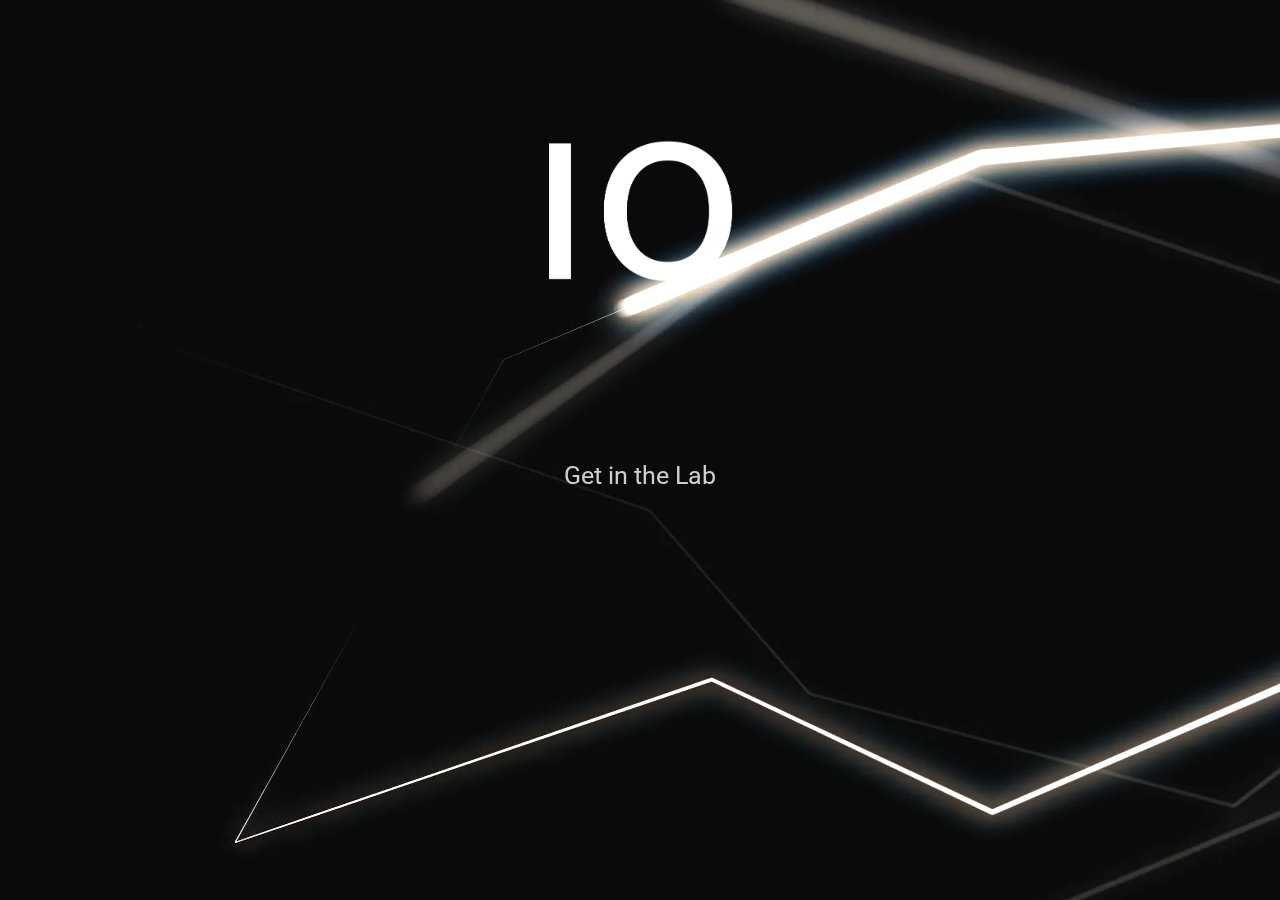
<file: index.html>
<!--[if IE 8 ]><html class="ie" xmlns="http://www.w3.org/1999/xhtml" xml:lang="en-US" lang="en-US"> <![endif]-->
<!--[if (gte IE 9)|!(IE)]><!-->
<!DOCTYPE html>
<html lang="en-US">
    <!--<![endif]-->

    <head>
        <meta charset="utf-8">
        <title>
            IO
        </title>
    
    <!-- Behavioral Meta Data -->
        <meta content="yes" name="apple-mobile-web-app-capable">
        <meta content="width=device-width, initial-scale=1, maximum-scale=1, user-scalable=no" name="viewport"><!-- Core Meta Data -->
        <meta content="The IO website" name="The IO Lab">

    <!-- Favicon -->

        <link href="intro/images/favicon.png" class="img-fluid" rel="shortcut icon" type="image/png">

        <!--[if lt IE 9]>
            <script src="http://html5shim.googlecode.com/svn/trunk/html5.js"></script>
        <![endif]-->
        
        <!-- CSS -->
        <link href='http://fonts.googleapis.com/css?family=Roboto:400,100,900' rel='stylesheet' type='text/css'><!-- Styles -->
        <link href="intro/css/loader.css" rel="stylesheet" type="text/css">
        <link href="intro/css/normalize.css" rel="stylesheet" type="text/css">
        <link rel="stylesheet" href="intro/css/font-awesome.min.css">
        <link href="intro/css/style.css" rel="stylesheet" type="text/css">
        <!--[if lt IE 9]>
            <link rel="stylesheet" type="text/css" href="css/ie.css" />
        <![endif]-->
        <!-- Javascript -->

        <script src="intro/js/jquery.js"></script>
    </head>
    <body>
        <div class="preloader">
            <div class="loading">
                <h2>
                    IO 
                <br><br></h2>
                <span class="progress"></span>
            </div>
        </div>

        <div class="wrapper">
            <ul class="scene unselectable" data-friction-x="0.1" data-friction-y="0.1" data-scalar-x="25" data-scalar-y="15" id="scene">
                <li class="layer" data-depth="0.00">
                </li>
                <!-- BG -->

                <li class="layer" data-depth="0.10">
                    <div class="background">

                            <div class="fullscreen-bg">
                            <video loop muted autoplay>
                                <source src="intro/images/iovideo.mp4" type="video/mp4">
                            </video>
                            </div>



                    </div>
                </li>

                <!-- Hero -->

                <li class="layer" data-depth="0.20">
                    <div class="title">
                        <img src="intro/images/logowhite.png" width="15%" height="15%" class="img-fluid" alt="Responsive image">
                    </div>
                </li>

              

                <li class="layer" data-depth="0.30">
                    <div class="hero">
                        
                        <a href="index2.html" class="sub-title"><br><br>Get in the Lab</a>
                       
                               
                    </div>
                </li>
                            

        <!-- Javascript -->
        <script src="intro/js/plugins.js"></script> 
        <script src="intro/js/jquery.countdown.min.js"></script> 
        <script src="intro/js/main.js"></script>

    </body>
</html>
</file>
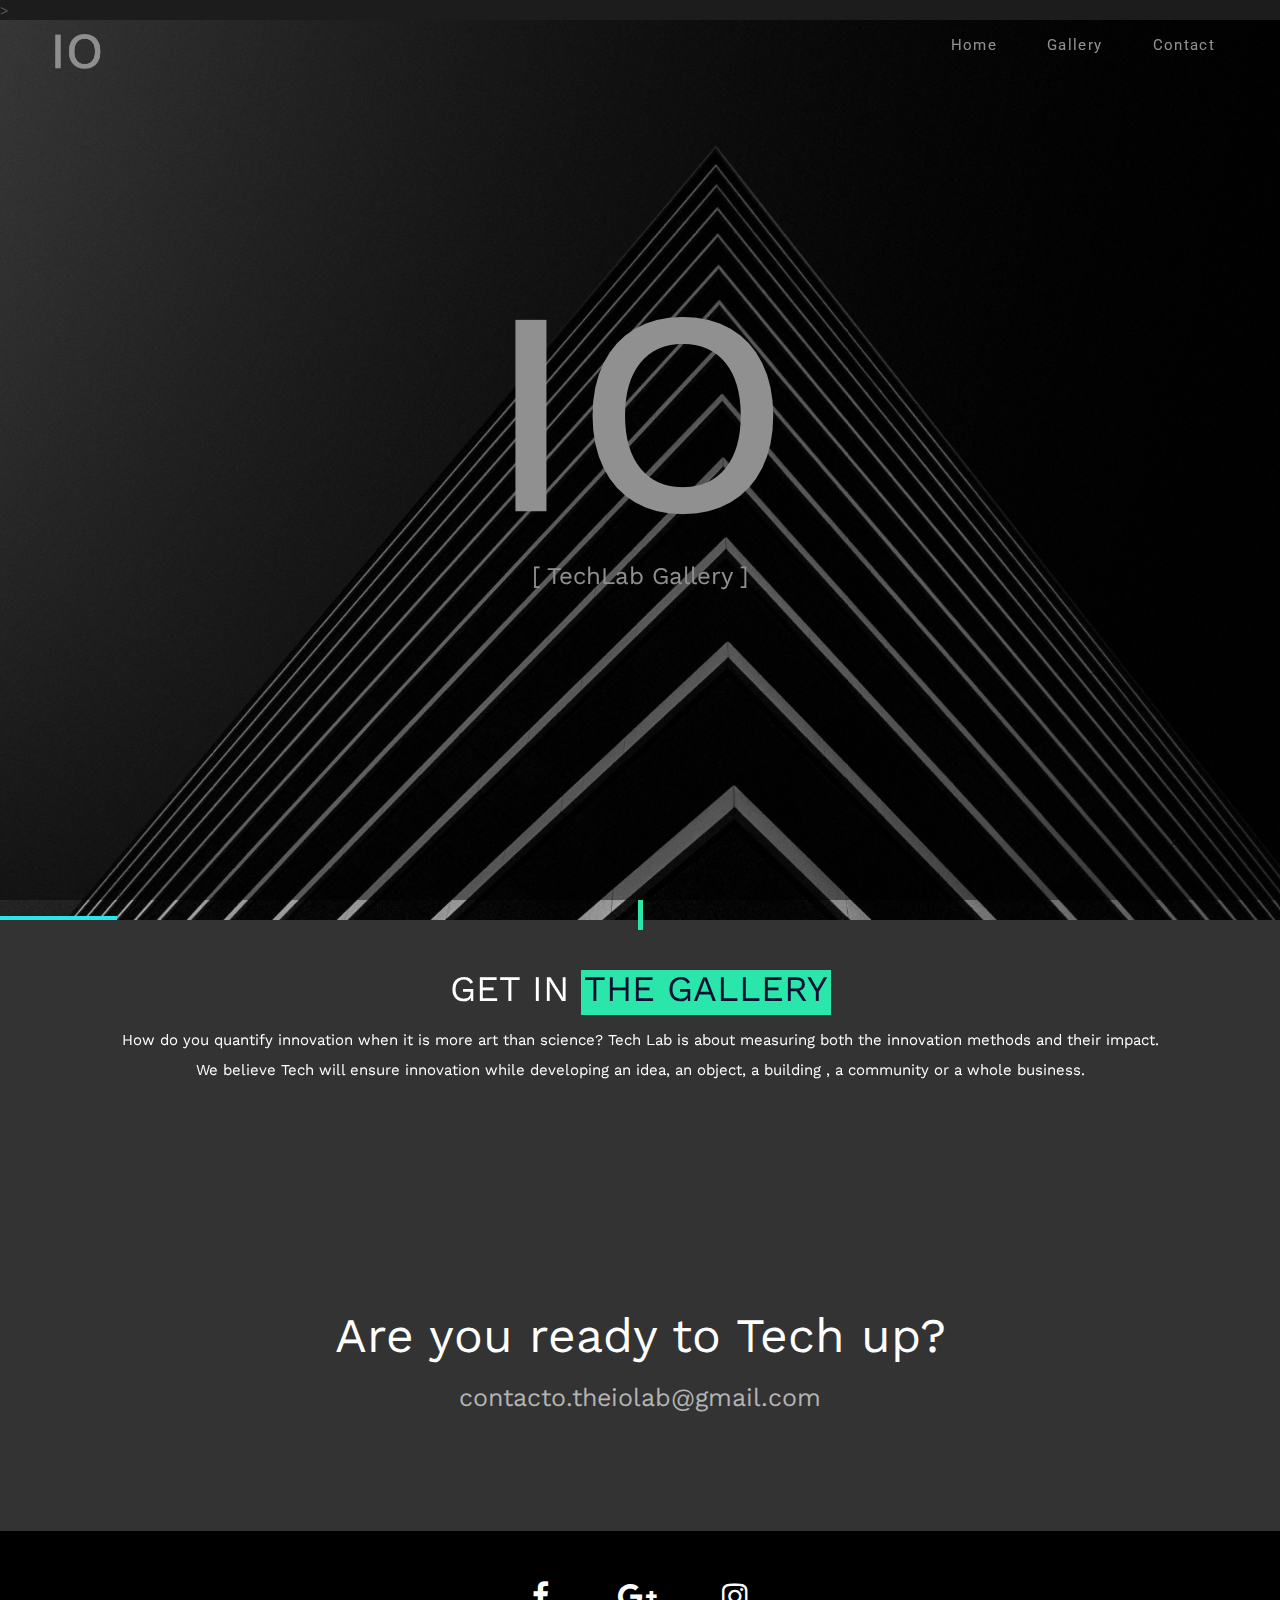
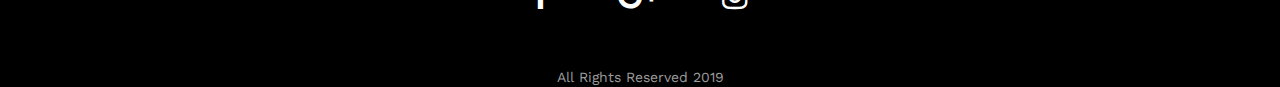
<file: gallery.html>
<!DOCTYPE html>
<html lang="en">
<head>
	<title>The IO Lab</title>
	<meta charset="UTF-8">
	<meta name="description" content="The IO Lab - Design Studio">
	<meta name="viewport" content="width=device-width, initial-scale=1.0">
	<!-- Favicon -->
	<link href="img/favicon.png" rel="shortcut icon"/>

	<!-- Google Fonts -->
	<link href="https://fonts.googleapis.com/css?family=Oswald:300,400,500,700|Roboto:300,400,700" rel="stylesheet">
	<link href="https://fonts.googleapis.com/css?family=Work+Sans&display=swap" rel="stylesheet">

	<!-- Stylesheets -->
	<link rel="stylesheet" href="css/bootstrap.min.css"/>
	<link rel="stylesheet" href="css/font-awesome.min.css"/>
	<link rel="stylesheet" href="css/flaticon.css"/>
	<link rel="stylesheet" href="css/magnific-popup.css"/>
	<link rel="stylesheet" href="css/owl.carousel.css"/>
	<link rel="stylesheet" href="css/style.css"/>


	<!--[if lt IE 9]>
	  <script src="https://oss.maxcdn.com/html5shiv/3.7.2/html5shiv.min.js"></script>
	  <script src="https://oss.maxcdn.com/respond/1.4.2/respond.min.js"></script>
	<![endif]-->

</head>
<body>
	<!-- Page Preloder -->
	<div id="preloder">
		<div class="loader">
			<h2>The IO is loading.....</h2>
		</div>
	</div>


	<!-- Header section -->
	<header class="header-section">
		<div class="logo">
			<img src="img/logo.png" width="10%" height="10%" alt="logo"><!-- Logo -->
		</div>
		<!-- Navigation -->
		<div class="responsive"><i class="fa fa-bars"></i></div>
		<nav>
			<ul class="menu-list">
				<li><a href="index2.html">Home</a></li>
				<li><a href="gallery.html">Gallery</a></li>
				<li><a href="#contact">Contact</a></li>

			</ul>
		</nav>
	</header>
	<!-- Header section end -->


	<!-- Intro Section -->
	<div class="hero-section">
		<div class="hero-content">
			<div class="hero-center">
				<img src="img/big-logo.png" alt="">
				<p>[ TechLab Gallery ]</p>
			</div>
		</div>
		<!-- slider -->
		<div id="hero-slider" class="owl-carousel">

			<div class="item  hero-item" data-bg="img/photo.jpg"></div>
			>
			
		</div>
	</div>
	<!-- Intro Section -->


	


		<!-- About contant -->
		<div class="about-contant">
			<div class="container">
				<div class="section-title">
                    <h2>Get in <span>the Gallery</span></h2>
                    <p>How do you quantify innovation when it is more art than science? Tech Lab is about measuring both the innovation methods and their impact.
                        <br>We believe Tech will ensure innovation while developing an idea, an object, a building , a community or a whole business.
                         </p>
                </div>
						
            </div>
            <script src="https://apps.elfsight.com/p/platform.js" defer></script>
                <div class="elfsight-app-68818543-4624-413a-a8f1-ee2f2807dc72"></div>
		</div>
	
    <!-- About section end -->
    
    <!-- Promotion section -->
	<div class="promotion-section" id= "contact">
		<div class="container">
			<div class="row">
					<div class="col-md-12 text-center">
						<h2>Are you ready to Tech up?</h2>
						<a href = "mailto:contacto.theiolab@gmail.com">contacto.theiolab@gmail.com</a>
					</div>
				
			</div>
		</div>
	</div>
	<!-- Promotion section end-->

	
	<!-- Footer section -->
	<footer>
	<div class="footer-top">
	   <div class="container">
		  <div class="social-icons">
		  <a href="https://www.facebook.com/Theiolab/"><i class="icon fa fa-facebook"></i>
		  <a href="mailto:claudia.escutia@theiolab.com?Subject=heeywantsomeinfo"><i class="icon fa fa-google-plus"></i></a>
		  <a href="https://www.instagram.com/this_is_the_io/"><i class="icon fa fa-instagram"></i></a>
		 
		 </div>
	   </div>
	   <div class="container">
		<div class="text-center ">All Rights Reserved 2019</div>
	  </div>
	</div>
	<!-- Footer section end -->




	<!--====== Javascripts & Jquery ======-->
	<script src="js/jquery-2.1.4.min.js"></script>
	<script src="js/bootstrap.min.js"></script>
	<script src="js/magnific-popup.min.js"></script>
	<script src="js/owl.carousel.min.js"></script>
	<script src="js/circle-progress.min.js"></script>
	<script src="js/main.js"></script>
</body>
</html>
</file>
<file: intro/css/loader.css>
/* =Loader
-------------------------------------------------------------- */

.preloader {
	display: block;
    position: fixed;
    width: 100%;
    height: 100%;
    z-index: 9999;
    background: #000000;
    text-align: center;
}
.loading {
	overflow: hidden;
	position: absolute;
	top: 50%;
	margin-top: -12px;
	left: 50%;
	margin-left: -50px;
	width: 100px;
	height: 24px;
}

.progress {
	display: block;
	position: absolute;
	bottom: 0;
	overflow: hidden;
	width: 100px;
	height: 1px;
	left: -102px;
	background-color: #00d9ec;
	-webkit-animation: loader-anim 1s 0s infinite cubic-bezier(0.785, 0.135, 0.15, 0.86);
    -moz-animation: loader-anim 1s 0s infinite cubic-bezier(0.785, 0.135, 0.15, 0.86);
    animation: loader-anim 1s 0s infinite cubic-bezier(0.785, 0.135, 0.15, 0.86)
}

@-webkit-keyframes loader-anim {
    0% {
        left: -102px
    }

    100% {
        left: 102px
    }
}

@-moz-keyframes loader-anim {
    0% {
        left: -102px
    }

    100% {
        left: 102px
    }
}

@keyframes loader-anim {
    0% {
        left: -102px
    }

    100% {
        left: 102px
    }
}
</file>
<file: intro/css/style.css>
/*
Imminent - Coming Soon Template by Themewagon
Version: 1.0
Author: ThemeWagon
Author URI: http://www.themewagon.com
*/


/* =Common Styles
-------------------------------------------------------------- */

*,
*:before,
*:after {
  -webkit-box-sizing: border-box;
  -moz-box-sizing: border-box;
  box-sizing: border-box;
}

html {
  -webkit-tap-highlight-color: rgba(0, 0, 0, 0);
}

input,
button,
select,
textarea {
  font-family: inherit;
  font-size: inherit;
  line-height: inherit;
}

img {
  vertical-align: middle;
  max-width: 100%;
  height: auto;
}

body {
	background: #fff;
	color: #666666;
	font-family: 'Roboto', sans-serif;
	-webkit-font-smoothing: antialiased;
	-webkit-text-size-adjust: 100%;
}

section { overflow: hidden; }
::selection { background: #161a1b; color: #fff; }
::-moz-selection { background: #161a1b; color: #fff; }


/* =Typography
-------------------------------------------------------------- */
a {
    text-decoration: none;
}

h1, h2 { margin: 0; }

h1 {
	font-size: 80px;
	font-weight: 800;
	line-height: 80px;
	letter-spacing: -0.08em;
	color: #161a1b; 
}

h2 {
	font-size: 18px;
	font-weight: 800;
	line-height: 1em;
	letter-spacing: 0.2em;
	text-transform: uppercase;
	color: #ffffff;
}

#countdown div span {
	display:block;
	font-size: 50px;
	line-height: 50px;
	letter-spacing: initial;
	font-weight: 100;
	text-transform: uppercase;
}

#countdown div {
	display:inline-block;
    margin: 0 34px;
}

.sub-title {
	font-size: 18px;
	margin-top: 5px;
	margin-bottom: 0px;
}


/* =Content Styles
-------------------------------------------------------------- */

.wrapper {
  text-align: center;		
  position: absolute;
  overflow: hidden;
  display: table-cell;
  height: 100%;
  width: 100%;
  left: 0;
  top: 0;
}

.scene,
.layer {
  display: block;
  height: 100%;
  width: 100%;
  padding: 0;
  margin: 0;
}

.scene {
  position: relative;
  overflow: hidden;
}

.layer { position: absolute; }

.layer div {
  -webkit-transform: translate3d(0,0,0);
  -moz-transform: translate3d(0,0,0);
  transform: translate3d(0,0,0);
  -webkit-transform-style: preserve-3d;
  -moz-transform-style: preserve-3d;
  transform-style: preserve-3d;
  -webkit-backface-visibility: hidden;
  -moz-backface-visibility: hidden;
  backface-visibility: hidden;
}


/* Background */
.background {
  background: url(../images/mass.jpg) no-repeat 50% 100%;
  bottom: -20px;
  background-size: cover;
  position: absolute;
  width: 110%;
  left: -5%;
  top: -5%;
}


.sphere img{
	-webkit-transform: scale(0.7);
	-moz-transform: scale(0.7);
	-ms-transform: scale(0.7,0.7);
	transform: scale(0.7);
}

/* Text */
.title {
	display: block;
	text-align: center;
	width: 100%;
	position: absolute;
	z-index: 2;
	top: 10%;
}

.line {
	display: block;
	margin: 0 auto;
	width: 60px;
	height: 1px;
	background: #00d9ec;
	margin-top: 10px;
}

.contact {
	display: block;
	width: 100%;
	position: absolute;
	z-index: 2;
	text-align: center;
	bottom: 5%;
}

.contact .icons {
	margin: 0;
	padding: 0;
	margin-bottom: 18px;
	text-align: center;
	list-style: none;
	list-style-type: none;
}

.contact .icons li {
	display: inline-block;
	margin-right: 10px;
}

.contact .icons li:last-of-type { margin-right: 0px; }

.contact .icons li a {
	display: block;
	width: 25px;
	height: 25px;
	opacity: .5;
	-webkit-transition: opacity 0.3s;
	-moz-transition: opacity 0.3s;
	transition: opacity 0.3s;
	color: black;
	font-size: 24px;
}


.contact .icons li a:hover {
	opacity: 1;
	-webkit-transition: opacity 0.3s;
	-moz-transition: opacity 0.3s;
	transition: opacity 0.3s;
}

.contact a.mail {
	text-decoration: none;
	color: #161a1b;
	padding-bottom: 8px;
	font-size: 15px;
}

.contact a.mail::after {
	position: absolute;
	top: 100%;
	left: 50%;
	width: 125px;
	margin-left: -60px;
	margin-top: 10px;
	height: 1px;
	background: #666666;
	content: '';
	opacity: 0;
	-webkit-transition: opacity 0.3s, -webkit-transform 0.3s;
	-moz-transition: opacity 0.3s, -moz-transform 0.3s;
	transition: opacity 0.3s, transform 0.3s;
	-webkit-transform: translateY(10px);
	-moz-transform: translateY(10px);
	transform: translateY(10px);
}

.contact a.mail:hover::after, .contact a.mail:focus::after {
	opacity: 1;
	-webkit-transform: translateY(0px);
	-moz-transform: translateY(0px);
	transform: translateY(0px);
}

/* Flakes Sizing */
.depth-5 img, .depth-4 img, .depth-3 img, .depth-2 img, .depth-1 img {
	-webkit-transform: scale(0.6);
	-moz-transform: scale(0.6);
	-ms-transform: scale(0.6,0.6);
	transform: scale(0.6);
}




/* =Responsive Styles
-------------------------------------------------------------- */

@media (max-width: 320px) {
	/* HERO */
	h1 { font-size: 40px; line-height: 40px; }
	#countdown div span {font-size: 24px; line-height: 34px;}
	.sub-title { font-size: ; line-height: ; margin-top: 10px; }
	/* TITLE & CONTACT */
	.title { top: 15%;}
	.contact .icons { margin-bottom: 0px; }
	/* SIZES */
	.sphere img{
		-webkit-transform: scale(0.6);
		-moz-transform: scale(0.6);
		-ms-transform: scale(0.6,0.6);
		transform: scale(0.6);
	}
	/* POSITIONING */
	.depth-5 {
		position: absolute;
		right: -50%;
		top: -50%;
	}

	.depth-4 {
		left: -4%;
		top: 20%;
	 }

	.depth-3.flake1 {
		display: none;
	}

	.depth-3.flake2 {
		position: absolute;
		right: 16%;
		bottom: 20%;
	}

	.depth-3.flake3 {
		position: absolute;
		left: 10%;
		bottom: 16%;
	}

	.depth-3.flake4 {
		display: none;
	}

	.depth-2.flake1 { 
		display: none;
	}

	.depth-2.flake2 {
		display: none;
	}

	.depth-1.flake1 {
		display: none;
	}

	.depth-1.flake2 { 
		position: absolute;
		right: 40%;
		top: 40%;
	}

	.depth-1.flake3 { 
		display: none;
	}

	.depth-1.flake4 { 
		position: absolute;
		right: 0;
		top: 0;
	}
}


/* Landscape Phone */
@media all and (min-width: 400px) {
	/* HERO */
	h1 { font-size: 40px; line-height: 40px; }
	#countdown div span {font-size: 24px; line-height: 34px;}
	.sub-title { font-size: ; line-height: ; margin-top: 10px; }
	/* TITLE & CONTACT */
	.title { top: 15%;}
	.contact .icons { margin-bottom: 0px; }
	/* SIZES */
	.sphere img{
		-webkit-transform: scale(0.6);
		-moz-transform: scale(0.6);
		-ms-transform: scale(0.6,0.6);
		transform: scale(0.6);
	}
	/* POSITIONING */
	.depth-5 {
		position: absolute;
		right: -50%;
		top: -50%;
	}

	.depth-4 {
		left: -4%;
		top: 20%;
	 }

	.depth-3.flake1 {
		display: none;
	}

	.depth-3.flake2 {
		position: absolute;
		right: 16%;
		bottom: 20%;
	}

	.depth-3.flake3 {
		position: absolute;
		left: 10%;
		bottom: 16%;
	}

	.depth-3.flake4 {
		display: none;
	}

	.depth-2.flake1 { 
		display: none;
	}

	.depth-2.flake2 {
		display: none;
	}

	.depth-1.flake1 {
		display: none;
	}

	.depth-1.flake2 { 
		position: absolute;
		right: 40%;
		top: 40%;
	}

	.depth-1.flake3 { 
		display: none;
	}

	.depth-1.flake4 { 
		position: absolute;
		right: 0;
		top: 0;
	}
}

/* Tablet Portrait */
@media all and (min-width: 700px) {
	/* HERO */
	h1 { font-size: 90px; line-height: 90px; }
	.sub-title { font-size: 20px; line-height: 20px; margin-top: 10px; color:#CFCFCF; }
	
	/* TITLE & CONTACT */
	.title { top: 18%;}
	.line { margin-top: 20px; }
	.contact { bottom: 10%; }
	.contact .icons { margin-bottom: 12px; }
	/* SIZES */
	.sphere img{
		-webkit-transform: scale(1);
		-moz-transform: scale(1);
		-ms-transform: scale(1,1);
		transform: scale(1);
	}
	.depth-5 img, .depth-4 img, .depth-3 img, .depth-2 img, .depth-1 img {
		-webkit-transform: scale(0.8);
		-moz-transform: scale(0.8);
		-ms-transform: scale(0.8,0.8);
		transform: scale(0.8);
	}
	/* POSITIONING */
	.depth-5 {
		right: -25%;
		top: 3%;
	}

	.depth-4 {
		left: -3%;
		top: 15%;
	 }

	.depth-3.flake1 {
		display: none;
	}

	.depth-3.flake2 {
		right: 25%;
		bottom: 25%;
	}

	.depth-3.flake3 {
		left: 20%;
		bottom: 20%;
	}

	.depth-3.flake4 {
		display: block;
		position: absolute;
		left: 10%;
		bottom: 40%;
	}

	.depth-2.flake1 {
		display: none;
	}

	.depth-2.flake2 {
		display: none;
	}

	.depth-1.flake1 {
		display: none;
	}

	.depth-1.flake2 { 
		display: block;
		left: 15%;
		top: 25%;
	}

	.depth-1.flake3 { 
		display: none;
	}

	.depth-1.flake4 { 
		display: none;
	}
	
}

@media all and (min-width: 900px) {
	/* HERO */
	h1 { font-size: 120px; line-height: 120px; }

	#countdown div span {font-size: 34px; line-height: 34px;}
	
	.sub-title { font-size: 20px; line-height: 20px; margin-top: 20px; }
	/* TITLE & CONTACT */
	.title { top: 15%;}
	.contact { bottom: 8%; }
	.contact .icons { margin-bottom: 12px; }
	/* SIZES */
	.sphere img{
		-webkit-transform: scale(1);
		-moz-transform: scale(1);
		-ms-transform: scale(1,1);
		transform: scale(1);
	}
	.depth-5 img, .depth-4 img, .depth-3 img, .depth-2 img, .depth-1 img {
		-webkit-transform: scale(0.8);
		-moz-transform: scale(0.8);
		-ms-transform: scale(0.8,0.8);
		transform: scale(0.8);
	}
	/* POSITIONING */
	.depth-5 {
		right: -25%;
		top: 3%;
	}

	.depth-4 {
		left: -3%;
		top: 15%;
	 }

	.depth-3.flake1 {
		display: none;
	}

	.depth-3.flake2 {
		right: 25%;
		bottom: 25%;
	}

	.depth-3.flake3 {
		left: 20%;
		bottom: 20%;
	}

	.depth-3.flake4 {
		display: block;
		position: absolute;
		left: 10%;
		bottom: 40%;
	}

	.depth-2.flake1 {
		display: none;
	}

	.depth-2.flake2 {
		display: none;
	}

	.depth-1.flake1 {
		display: none;
	}

	.depth-1.flake2 { 
		display: block;
		left: 15%;
		top: 25%;
	}

	.depth-1.flake3 { 
		display: none;
	}

	.depth-1.flake4 { 
		display: none;
	}
}

@media all and (min-width: 1200px) {
	/* HERO */
	h1 { font-size: 150px; line-height: 150px; }
	#countdown div span {font-size: 44px; line-height: 44px;}
	.sub-title { font-size: 25px; line-height: 25px; margin-top: 20px; }
	/* SIZES */
	.sphere img{
		-webkit-transform: scale(1);
		-moz-transform: scale(1);
		-ms-transform: scale(1,1);
		transform: scale(1);
	}
	.depth-5 img, .depth-4 img, .depth-3 img, .depth-2 img, .depth-1 img {
		-webkit-transform: scale(1);
		-moz-transform: scale(1);
		-ms-transform: scale(1,1);
		transform: scale(1);
	}
	/* POSITIONING */
	.depth-5 {
		right: -10%;
		top: -10%;
		-webkit-animation: wave 9s 0.1s infinite linear;
		-moz-animation: wave 9s 0.1s infinite linear;
		animation: wave 9s 0.1s infinite linear;
	}

	.depth-4 {
		left: -3%;
		top: 15%;
		-webkit-animation: wave 7s 0.1s infinite linear;
		-moz-animation: wave 7s 0.1s infinite linear;
		animation: wave 7s 0.1s infinite linear;
	 }


	.depth-3 {
		-webkit-animation: wave 6s 0.1s infinite linear;
		-moz-animation: wave 6s 0.1s infinite linear;
		animation: wave 6s 0.1s infinite linear;
	}

	.depth-3.flake1 {
		display: block;
		position: absolute;
		left: 20%;
		top: 40%;
	}

	.depth-3.flake2 {
		right: 25%;
		bottom: 25%;
	}

	.depth-3.flake3 {
		left: 20%;
		bottom: 20%;
	}

	.depth-3.flake4 {
		display: block;
		position: absolute;
		left: 10%;
		bottom: 40%;
	}

	.depth-2 {
		-webkit-animation: wave 5s 0.1s infinite linear;
		-moz-animation: wave 5s 0.1s infinite linear;
		animation: wave 5s 0.1s infinite linear;
	}

	.depth-2.flake1 { 
		display: block;
		position: absolute;
		right: 40%;
		top: 40%;
	}

	.depth-2.flake2 { 
		display: none;
	}

	.depth-1 {
		-webkit-animation: wave 4s 0.1s infinite linear;
		-moz-animation: wave 4s 0.1s infinite linear;
		animation: wave 4s 0.1s infinite linear;
	}

	.depth-1.flake1 {
		display: block;
		position: absolute;
		left: 30%;
		bottom: 20%;
	}

	.depth-1.flake2 { 
		display: block;
		left: 15%;
		top: 25%;
	}

	.depth-1.flake3 { 
		display: none;
	}

	.depth-1.flake4 { 
		display: none;
	}
}

@media all and (min-width: 1400px) {
	/* HERO */
	h1 { font-size: 160px; line-height: 160px; }
	.sub-title { font-size: 25px; line-height: 25px; margin-top: 20px; }
	/* POSITIONING */
	.depth-5 {
		right: -10%;
		top: -5%;
	}

	.depth-4 {
		left: -3%;
		top: 15%;
	 }

	.depth-3.flake1 {
		display: block;
		position: absolute;
		left: 20%;
		top: 40%;
	}

	.depth-3.flake2 {
		right: 25%;
		bottom: 25%;
	}

	.depth-3.flake3 {
		left: 40%;
		bottom: 20%;
	}

	.depth-3.flake4 {
		display: block;
		position: absolute;
		left: 10%;
		bottom: 40%;
	}

	.depth-2.flake1 { 
		display: block;
		position: absolute;
		right: 40%;
		top: 40%;
	}

	.depth-2.flake2 { 
		display: none;
	}

	.depth-1.flake1 {
		display: block;
		position: absolute;
		left: 30%;
		bottom: 30%;
	}

	.depth-1.flake2 { 
		display: block;
		left: 15%;
		top: 25%;
	}

	.depth-1.flake3 { 
		display: block;
		position: absolute;
		bottom: 20%;
		right: 40%;
	}

	.depth-1.flake4 { 
		display: block;
		right: 40%;
		top: 25%;
	}
}

@media all and (min-width: 1600px) {
	/* HERO */
	h1 { font-size: 180px; line-height: 180px; }
	#countdown div span {font-size: 54px; line-height: 54px;}
	.sub-title { font-size: 25px; line-height: 25px; margin-top: 25px; }
}


@media all and (min-width: 1920px) {
	/* HERO */
	h1 { font-size: 200px; line-height: 200px; }
	.sub-title { font-size: 30px; line-height: 30px; margin-top: 30px; }
	/* POSITIONING */
	.depth-5 {
		right: -10%;
		top: 5%;
	}

	.depth-4 {
		left: 3%;
		top: 15%;
	 }

	.depth-3.flake1 {
		display: block;
		position: absolute;
		left: 20%;
		top: 40%;
	}

	.depth-3.flake2 {
		right: 25%;
		bottom: 25%;
	}

	.depth-3.flake3 {
		left: 40%;
		bottom: 20%;
	}

	.depth-3.flake4 {
		display: block;
		position: absolute;
		left: 10%;
		bottom: 40%;
	}

	.depth-2.flake1 { 
		display: block;
		position: absolute;
		right: 40%;
		top: 40%;
	}

	.depth-2.flake2 { 
		display: none;
	}

	.depth-1.flake1 {
		display: block;
		position: absolute;
		left: 30%;
		bottom: 30%;
	}

	.depth-1.flake2 { 
		display: block;
		left: 20%;
		top: 30%;
	}

	.depth-1.flake3 { 
		display: block;
		position: absolute;
		bottom: 30%;
		right: 40%;
	}

	.depth-1.flake4 { 
		display: block;
		right: 40%;
		top: 25%;
	}
}

/* =Animation
-------------------------------------------------------------- */

@-webkit-keyframes wave {
  0% {
    -webkit-transform: rotateZ(0deg) translate3d(0,10%,0) rotateZ(0deg);
    -moz-transform: rotateZ(0deg) translate3d(0,10%,0) rotateZ(0deg);
    transform: rotateZ(0deg) translate3d(0,10%,0) rotateZ(0deg);
  }

  100% {
    -webkit-transform: rotateZ(360deg) translate3d(0,10%,0) rotateZ(-360deg);
    -moz-transform: rotateZ(360deg) translate3d(0,10%,0) rotateZ(-360deg);
    transform: rotateZ(360deg) translate3d(0,10%,0) rotateZ(-360deg);
  }
}

@-moz-keyframes wave {
  0% {
    -webkit-transform: rotateZ(0deg) translate3d(0,10%,0) rotateZ(0deg);
    -moz-transform: rotateZ(0deg) translate3d(0,10%,0) rotateZ(0deg);
    transform: rotateZ(0deg) translate3d(0,10%,0) rotateZ(0deg);
  }

  100% {
    -webkit-transform: rotateZ(360deg) translate3d(0,10%,0) rotateZ(-360deg);
    -moz-transform: rotateZ(360deg) translate3d(0,10%,0) rotateZ(-360deg);
    transform: rotateZ(360deg) translate3d(0,10%,0) rotateZ(-360deg);
  }
}

@-ms-keyframes wave {
  0% {
    -webkit-transform: rotateZ(0deg) translate3d(0,10%,0) rotateZ(0deg);
    -moz-transform: rotateZ(0deg) translate3d(0,10%,0) rotateZ(0deg);
    transform: rotateZ(0deg) translate3d(0,10%,0) rotateZ(0deg);
  }

  100% {
    -webkit-transform: rotateZ(360deg) translate3d(0,10%,0) rotateZ(-360deg);
    -moz-transform: rotateZ(360deg) translate3d(0,10%,0) rotateZ(-360deg);
    transform: rotateZ(360deg) translate3d(0,10%,0) rotateZ(-360deg);
  }
}

@keyframes wave {
  0% {
    -webkit-transform: rotateZ(0deg) translate3d(0,10%,0) rotateZ(0deg);
    -moz-transform: rotateZ(0deg) translate3d(0,10%,0) rotateZ(0deg);
    transform: rotateZ(0deg) translate3d(0,10%,0) rotateZ(0deg);
  }

  100% {
    -webkit-transform: rotateZ(360deg) translate3d(0,10%,0) rotateZ(-360deg);
    -moz-transform: rotateZ(360deg) translate3d(0,10%,0) rotateZ(-360deg);
    transform: rotateZ(360deg) translate3d(0,10%,0) rotateZ(-360deg);
  }
}


/* =404
-------------------------------------------------------------- */

.snap {
	display: block;
	position: absolute;
	top: 0;
	left: 0;
	width: 100%;
	height: 100%;
	background: url(../images/404-background.jpg) no-repeat center;
	background-size: cover;
	text-align: center;
}

.snap .line { margin-bottom: 70px; }

.button {
	display: inline-block;
	margin-top: 80px;
	text-decoration: none;
	font-size: 9px;
	font-weight: 700;
	line-height: 1em;
	letter-spacing: 0.2em;
	text-transform: uppercase;
	color: #161a1b;
	background: transparent;
	border: 1px solid rgb(23,26,28);
	border: 1px solid rgba(23,26,28,.3);
	-webkit-border-radius: 10px;
	-moz-border-radius: 10px;
	border-radius: 4px;
	padding: 15px 25px;
	-webkit-transition: all 0.3s;
	-moz-transition: all 0.3s;
	transition: all 0.3s;
}

.button:hover {
	background: rgb(23,26,28);
	color: #fff;
	border: 1px solid rgb(23,26,28);
	-webkit-transition: all 0.3s;
	-moz-transition: all 0.3s;
	transition: all 0.3s;
}


@media all and (min-width: 700px) {
	.button {
		font-size: 12px;
		border-radius: 10px;
		padding: 25px 45px;
	}
}

a{
	text-decoration: none;
	color:white;
  }

.fullscreen-bg {
    position: fixed;
    top: 0;
    right: 0;
    bottom: 0;
    left: 0;
    overflow: hidden;
    z-index: -100;
}
</file>
<file: css/flaticon.css>
/*
  	Flaticon icon font: Flaticon
  	Creation date: 23/10/2017 13:59
  	*/

@font-face {
  font-family: "Flaticon";
  src: url("../fonts/Flaticon.eot");
  src: url("../fonts/Flaticon.eot?#iefix") format("embedded-opentype"),
       url("../fonts/Flaticon.woff") format("woff"),
       url("../fonts/Flaticon.ttf") format("truetype"),
       url("../fonts/Flaticon.svg#Flaticon") format("svg");
  font-weight: normal;
  font-style: normal;
}

@media screen and (-webkit-min-device-pixel-ratio:0) {
  @font-face {
    font-family: "Flaticon";
    src: url("../fonts/Flaticon.svg#Flaticon") format("svg");
  }
}

[class^="flaticon-"]:before, [class*=" flaticon-"]:before,
[class^="flaticon-"]:after, [class*=" flaticon-"]:after {   
  font-family: Flaticon;
  font-style: normal;
}

.flaticon-001-picture:before { content: "\f100"; }
.flaticon-002-caliper:before { content: "\f101"; }
.flaticon-003-energy-drink:before { content: "\f102"; }
.flaticon-004-build:before { content: "\f103"; }
.flaticon-005-thinking-1:before { content: "\f104"; }
.flaticon-006-prism:before { content: "\f105"; }
.flaticon-007-paint:before { content: "\f106"; }
.flaticon-008-team:before { content: "\f107"; }
.flaticon-009-idea-3:before { content: "\f108"; }
.flaticon-010-diamond:before { content: "\f109"; }
.flaticon-011-compass:before { content: "\f10a"; }
.flaticon-012-cube:before { content: "\f10b"; }
.flaticon-013-puzzle:before { content: "\f10c"; }
.flaticon-014-magic-wand:before { content: "\f10d"; }
.flaticon-015-book:before { content: "\f10e"; }
.flaticon-016-vision:before { content: "\f10f"; }
.flaticon-017-notebook:before { content: "\f110"; }
.flaticon-018-laptop-1:before { content: "\f111"; }
.flaticon-019-coffee-cup:before { content: "\f112"; }
.flaticon-020-creativity:before { content: "\f113"; }
.flaticon-021-thinking:before { content: "\f114"; }
.flaticon-022-branding:before { content: "\f115"; }
.flaticon-023-flask:before { content: "\f116"; }
.flaticon-024-idea-2:before { content: "\f117"; }
.flaticon-025-imagination:before { content: "\f118"; }
.flaticon-026-search:before { content: "\f119"; }
.flaticon-027-monitor:before { content: "\f11a"; }
.flaticon-028-idea-1:before { content: "\f11b"; }
.flaticon-029-sketchbook:before { content: "\f11c"; }
.flaticon-030-computer:before { content: "\f11d"; }
.flaticon-031-scheme:before { content: "\f11e"; }
.flaticon-032-explorer:before { content: "\f11f"; }
.flaticon-033-museum:before { content: "\f120"; }
.flaticon-034-cactus:before { content: "\f121"; }
.flaticon-035-smartphone:before { content: "\f122"; }
.flaticon-036-brainstorming:before { content: "\f123"; }
.flaticon-037-idea:before { content: "\f124"; }
.flaticon-038-graphic-tool-1:before { content: "\f125"; }
.flaticon-039-vector:before { content: "\f126"; }
.flaticon-040-rgb:before { content: "\f127"; }
.flaticon-041-graphic-tool:before { content: "\f128"; }
.flaticon-042-typography:before { content: "\f129"; }
.flaticon-043-sketch:before { content: "\f12a"; }
.flaticon-044-paint-bucket:before { content: "\f12b"; }
.flaticon-045-video-player:before { content: "\f12c"; }
.flaticon-046-laptop:before { content: "\f12d"; }
.flaticon-047-artificial-intelligence:before { content: "\f12e"; }
.flaticon-048-abstract:before { content: "\f12f"; }
.flaticon-049-projector:before { content: "\f130"; }
.flaticon-050-satellite:before { content: "\f131"; }
</file>
<file: css/style.css>
/* =================================
------------------------------------
	Labs - Design Studio
	Version: 1.0
 ------------------------------------ 
 ====================================*/


/*----------------------------------------*/
/*  1.  Theme default CSS
/*----------------------------------------*/
html,
body {
	height: 100%;
	font-family: 'Work Sans', sans-serif;
}



h1,
h3,
h4,
h5,
h6 {
	font-family: 'Work Sans', sans-serif;
	padding: 0;
	margin: 0;
}

h2 {
	font-size: 36px;
	color: #ffffff;
}

p {
	font-size: 15px;
	color: #6c6e7e;
	line-height: 30px;
	font-family: 'Work Sans', sans-serif;

a { 
	font-size: 20px;
	color: #ffffff;
	text-decoration: none;

}
}

a:hover,
a:focus {
	text-decoration: none;
	outline: none;
	color: #0b1033;
	font-family: 'Work Sans', sans-serif;
}

li,
ul {
	margin: 0;
	padding: 0;
}

/*------------------------
	Helper css
--------------------------*/
.fix {
	overflow: hidden;
}

.pt100 {
	padding-top: 100px;
}

.pb100 {
	padding-bottom: 100px;
}

.mt100 {
	margin-top: 100px;
}

.mb100 {
	margin-bottom: 100px;
}

.mt60 {
	margin-top: 70px;
}

.mr20 {
	margin-right: 20px;
}

.mb0 {
	margin-bottom: 0 !important;
}

.col-push {
	left: 50%;
}

.col-pull {
	right: 50%;
}

.nopad {
	padding-left: 0;
	padding-right: 0;
}

.spad {
	padding-top: 95px;
	padding-bottom: 95px;
}

.section-title {
	text-align: center;
	margin-bottom: 90px;
	padding-top: 50px;
	position: relative;
}

.section-title h2 {
	text-transform: uppercase;
	color: #fff;
	font-weight: 400;
}

.section-title h2 span {
	background: #2be6ab;
	padding: 0 3px 5px;
	display: inline-block;
	color: #0b1033;
}

.section-title:after {
	content: "";
	position: absolute;
	left: 50%;
	top: 0;
	width: 5px;
	height: 30px;
	margin-left: -2.5px;
	background: #2be6ab;
}

.section-title.left {
	text-align: left;
}

.section-title.left:after {
	left: 0;
	margin-left: 0;
}

.section-title.dark h2 {
	color: #ffffff;
}

/*------------------------
	Common elements
--------------------------*/

.site-btn {
	font-family: 'Work Sans', sans-serif;
	font-size: 15px;
	color: #ffffff;
	display: inline-block;
	text-transform: uppercase;
	background: #333333;
	padding: 15px 50px;
	font-weight: 500;
	letter-spacing: 1px;
	min-width: 170px;
	text-align: center;
	border: white;
}

.site-btn.btn-2 {
	background: #1f1f1f;
	color: #fff;
	font-weight: 400;
}

.site-btn.btn-3 {
	background: transparent;
	color: #1f1f1f;
	border: 1px solid #fffff;
	padding: 14px 50px;
}

.site-btn:hover,
.site-btn:focus {
	text-decoration: none;
	outline: none;
}

/*------------------
	Preloder
--------------------*/
#preloder {
	position: fixed;
	width: 100%;
	height: 100%;
	top: 0;
	left: 0;
	z-index: 999999;
	background:#000000;
	display: table;
}

.loader {
	text-align: center;
	display: table-cell;
	vertical-align: middle;
}

.loader img {
	animation: loader 0.8s linear infinite;
	-webkit-animation: loader 0.8s linear infinite;
}

.loader h2 {
	font-size: 14px;
	margin-top: 10px;
}

@keyframes loader {
	0% {
		opacity: 1;
	}
	50% {
		opacity: 0.3;
	}
	100% {
		opacity: 1;
	}
}

@-webkit-keyframes loader {
	0% {
		opacity: 1;
	}
	50% {
		opacity: 0.3;
	}
	100% {
		opacity: 1;
	}
}


/*------------------------
	Header css
--------------------------*/
.responsive {
	display: none;
}

.header-section {
	position: absolute;
	top: 0;
	left: 0;
	width: 100%;
	z-index: 999;
	padding: 0 50px;
	background: transparent;
	-webkit-transition: all 0.4s ease 0s;
	-o-transition: all 0.4s ease 0s;
	transition: all 0.4s ease 0s;
}

.header-section .logo {
	display: inline-block;
	float: left;
	padding-top: 30px;
}

.header-section .logo img {
	width: auto;
	-webkit-transition: all 0.4s ease 0s;
	-o-transition: all 0.4s ease 0s;
	transition: all 0.4s ease 0s;
}

.header-section .menu-list {
	list-style: none;
	float: right;
}

.header-section .menu-list li {
	display: inline;
}

.header-section .menu-list li a {
	display: inline-block;
	padding: 35px 15px;
	margin-right: 15px;
	color: #ffffff;
	position: relative;
	font-family: "Roboto", sans-serif;
	font-size: 15px;
	letter-spacing: 0.09em;
	-webkit-transition: all 0.4s ease 0s;
	-o-transition: all 0.4s ease 0s;
	transition: all 0.4s ease 0s;
}

.header-section .menu-list li a:hover,
.header-section .menu-list li a.active {
	color: #6a23b5;
}

.header-section .menu-list li:last-child a {
	margin-right: 0;
}

.header-section .menu-list li.active a {
	background: #2be6ab;
	color: #6a23b5;
}

.header-section .menu-list .current a:after {
	width: 10px;
	margin-left: -5px;
}

/*------------------------
	Hero section
--------------------------*/
.hero-section {
	height: 100%;
	position: relative;
}

.hero-content {
	position: absolute;
	width: calc(100% - 210px);
	height: 100%;
	margin-left: 105px;
	display: table;
	text-align: center;
	z-index: 5;
}

.hero-content .hero-center {
	display: table-cell;
	vertical-align: middle;
}

.hero-content p {
	font-size: 24px;
	color: #ffffff;
	margin-bottom: 0;
	margin-top: 35px;
}

.owl-carousel .owl-nav {
	position: absolute;
	top: 50%;
	width: 100%;
}

.owl-carousel .owl-nav .owl-prev,
.owl-carousel .owl-nav .owl-next {
	display: inline-block;
	height: 50px;
	width: 100px;
	background: #1f1f1f;
	color: #fff;
	text-align: center;
	padding-top: 10px;
	font-size: 20px;
	cursor: pointer;
}

.owl-carousel .owl-nav .owl-prev:hover,
.owl-carousel .owl-nav .owl-next:hover {
	background:#2be6e6;
}

.owl-carousel .owl-nav .owl-next {
	float: right;
}

.owl-carousel #bar {
	width: 0%;
	max-width: 100%;
	height: 4px;
	background: #2be6e6;
}

.owl-carousel #progressBar {
	width: 100%;
	position: absolute;
	bottom: 0;
	z-index: 1;
}


/*------------------------
	About section
--------------------------*/
.about-section,
.team-section {
	background: #1f1f1f;
	position: relative;
	z-index: 2;
}


/*Card Section*/
.card-section {
	position: relative;
	padding-bottom: 100px;
	z-index: 5;
}

.lab-card {
	position: relative;
	margin-top: -50px;
	padding: 50px 25px;
	text-align: center;
	background:rgb (0,0,0,0.5);
	-webkit-box-shadow: 0 0 8px rgba(74, 74, 74, 0.1);
	box-shadow: 0 0 8px #999;
	-webkit-transition: all 0.4s ease 0s;
	-o-transition: all 0.4s ease 0s;
	transition: all 0.4s ease 0s;
}

.lab-card .icon {
	margin-bottom: 30px;
	font-size: 70px;
	-webkit-transition: all 0.4s ease 0s;
	-o-transition: all 0.4s ease 0s;
	transition: all 0.4s ease 0s;
}

.lab-card h2 {
	text-transform: uppercase;
	font-size: 18px;
	color: #f5f5f5;
	margin-bottom: 30px;
	-webkit-transition: all 0.4s ease 0s;
	-o-transition: all 0.4s ease 0s;
	transition: all 0.4s ease 0s;
}

.lab-card p {
	color: #a8a9b1;
	line-height: 30px;
	-webkit-transition: all 0.4s ease 0s;
	-o-transition: all 0.4s ease 0s;
	transition: all 0.4s ease 0s;
}

.lab-card:hover {
	background: #131313;
}

.lab-card:hover h2,
.lab-card:hover p,
.lab-card:hover .icon {
	color: #fff;
}

/* About contant */
.about-contant {
	position: relative;
	z-index: 5;
}

.about-contant p {
	color: #fff;
}

.intro-video {
	-webkit-transform: translateY(50%);
	    -ms-transform: translateY(50%);
	        transform: translateY(50%);
	margin-top: -90px;
}

.intro-video img {
	-webkit-box-shadow: 0 0 50px rgba(0, 0, 0, 0.35);
	        box-shadow: 0 0 50px rgba(0, 0, 0, 0.35);
}

.intro-video a {
	position: absolute;
	width: 60px;
	height: 60px;
	left: 50%;
	top: 50%;
	margin-left: -30px;
	margin-top: -30px;
	color: #6a23b5;
	background: #2be6ab;
	border-radius: 50%;
	text-align: center;
	padding-top: 20px;
	padding-left: 5px;
}


/*------------------------
  Testimonial section
--------------------------*/
.testimonial-section {
	padding-top: 320px;
	background: #220c3b;
	position: relative;
}

.test-overlay {
	position: absolute;
	background-image: url("../img/test-man.png");
	background-repeat: no-repeat;
	background-position: bottom right;
	background-size: contain;
	bottom: 0;
	height: 78%;
	left: 50px;
}

.testimonial span {
	display: block;
	font-family: "Roboto", sans-serif;
	font-size: 48px;
	color: #6a23b5;
}

.testimonial p {
	font-style: italic;
	color: #fff;
	font-weight: 400;
	line-height: 36px;
}

.testimonial .avatar {
	width: 60px;
	height: 60px;
	border-radius: 50%;
	overflow: hidden;
	float: left;
	margin-right: 20px;
}

.testimonial .client-info {
	margin-top: 40px;
}

.testimonial .client-name {
	float: left;
	padding-top: 20px;
}

.testimonial .client-name h2 {
	font-size: 18px;
	color: #fff;
	font-weight: 400;
}

.testimonial .client-name p {
	font-style: normal;
	font-size: 12px;
	color: #969696;
}

/* Testimonial carousel */
#testimonial-slide {
	position: relative;
}

#testimonial-slide .owl-dots {
	position: absolute;
	width: 8px;
	top: 100px;
}

#testimonial-slide .owl-dots .owl-dot {
	width: 8px;
	height: 8px;
	background: #fff;
	border-radius: 15px;
	display: block;
	margin-bottom: 15px;
	position: relative;
	-webkit-transition: all 0.4s;
	-o-transition: all 0.4s;
	transition: all 0.4s;
}

#testimonial-slide .owl-dots .owl-dot:after {
	position: absolute;
	content: "";
	width: 28px;
	height: 28px;
	border: 2px solid #6a23b5;
	border-radius: 40px;
	left: -10px;
	top: -10px;
	-webkit-transition: all 0.4s;
	-o-transition: all 0.4s;
	transition: all 0.4s;
	-webkit-transform: scale(0);
	    -ms-transform: scale(0);
	        transform: scale(0);
}

#testimonial-slide .owl-dots .owl-dot.active {
	background: #6a23b5;
	margin-bottom: 25px;
	margin-top: 25px;
}

#testimonial-slide .owl-dots .owl-dot.active:after {
	-webkit-transform: scale(1);
	    -ms-transform: scale(1);
	        transform: scale(1);
}

#testimonial-slide .owl-dots .owl-dot:first-child.active {
	margin-top: 15px;
}


/*----------------------------------
	header and icon box element
------------------------------------*/
.service {
	margin-bottom: 90px;
}

.service,
.icon-box {
	display: -webkit-inline-box;
	display: -ms-inline-flexbox;
	display: inline-flex;
}

.service .icon,
.icon-box .icon {
	font-size: 40px;
	margin-right: 30px;
}

.service .service-text h2,
.service .icon-box-text h2,
.icon-box .service-text h2,
.icon-box .icon-box-text h2 {
	font-size: 18px;
	text-transform: uppercase;
	margin-bottom: 20px;
	font-weight: 400;
}

.service .service-text p,
.service .icon-box-text p,
.icon-box .service-text p,
.icon-box .icon-box-text p {
	font-size: 15px;
}

.service.light h2,
.service.light p,
.service.light .icon,
.icon-box.light h2,
.icon-box.light p,
.icon-box.light .icon {
	color: #fff;
}

.service.left,
.icon-box.left {
	text-align: right;
}

.service.left .icon,
.icon-box.left .icon {
	margin-left: 30px;
	margin-right: 0;
}


/*------------------------
	Team section
--------------------------*/
.team-section .container {
	position: relative;
	z-index: 5;
}

.member {
	text-align: center;
}

.member img {
	margin-bottom: 60px;
}

.member h2 {
	font-size: 24px;
	font-weight: 400;
	margin-bottom: 20px;
	color: #fff;
}

.member h3 {
	font-size: 14px;
	color: #2be6ab;
	font-weight: 400;
	text-transform: uppercase;
}


/*------------------------
	Promotion section
--------------------------*/
.promotion-section {
	background: #333;
	padding: 115px 0;
}

.promotion-section h2 {
	font-weight: 400;
	color: #fff;
	font-size: 48px;
	margin-bottom: 18px;
}

.promotion-section p {
	color: #fff;
	font-size: 24px;
	margin-bottom: 0;
	font-weight: 300;
}

.promotion-section .promo-btn-area {
	text-align: right;
	padding-top: 15px;
}


/*------------------------
	Contact section
--------------------------*/
.contact-section {
	position: relative;
}



.form-class input[type="text"] {
	width: 100%;
	margin-bottom: 26px;
	border: none;
	background: ;
	padding: 17px 20px;
}

.form-class input[type="text"]:focus,
.form-class input[type="text"]:hover {
	outline: none;
}

.form-class textarea {
	width: 100%;
	margin-bottom: 40px;
	border: none;
	background: #ffffff
	;
	padding: 15px 20px;
	height: 260px;
}

.form-class textarea:focus,
.form-class textarea:hover {
	outline: none;
}

.form-class ::-webkit-input-placeholder {
	font-style: italic;
}

.form-class :-ms-input-placeholder {
	font-style: italic;
}

.form-class ::-ms-input-placeholder {
	font-style: italic;
}

.form-class ::placeholder {
	font-style: italic;
}

.form-class :-ms-input-placeholder {
	font-style: italic;
}

.form-class ::-ms-input-placeholder {
	font-style: italic;
}

/* Contact Info*/
.contact-info .section-title {
	margin-bottom: 40px;
}

.contact-info p {
	color: #fff;
}

.contact-info h3 {
	font-weight: 400;
	color: #2be6ab;
	margin-bottom: 20px;
}

.contact-info .con-item {
	font-size: 14px;
}


/*------------------------
	Footer section
--------------------------*/
.footer-section {
	background: #220c3b;
	text-align: center;
}

.footer-section h2 {
	color: #6a23b5;
	font-size: 14px;
	padding: 18px 0;
}

/*=========================
	Other Pages
=========================*/

/*------------------------
	Page Top Section
--------------------------*/
.page-top-section {
	position: relative;
	height: 405px;
	background: #6a23b5;
}

.page-top-section .container {
	position: relative;
	z-index: 5;
}

.page-top-section .page-info {
	display: inline-block;
	padding-top: 200px;
}

.page-top-section .page-info h2 {
	color: #fff;
	font-weight: 400;
	margin-bottom: 15px;
	float: left;
}

.page-top-section .page-info .page-links a,
.page-top-section .page-info .page-links span {
	font-size: 18px;
	font-family: "Oswald", sans-serif;
	color: #fff;
	margin-right: 12px;
	padding-right: 12px;
	font-weight: 400;
	position: relative;
}

.page-top-section .page-info .page-links a:after,
.page-top-section .page-info .page-links span:after {
	position: absolute;
	content: "|";
	right: -3px;
}

.page-top-section .page-info .page-links span {
	margin-right: 0;
	padding-right: 0;
	color: #2be6ab;
}

.page-top-section .page-info .page-links span:after {
	display: none;
}


/*------------------------
	Features Section
--------------------------*/
.features .icon-box .icon {
	color: #2be6ab;
	margin-top: -10px;
}

.features .icon-box:last-child {
	margin-bottom: 0;
}

.features .icon-box {
	margin-bottom: 90px;
}


/*------------------------
	Services Card Section
--------------------------*/
.sv-card .card-img {
	position: relative;
	display: block;
	overflow: hidden;
	max-height: 260px;
}

.sv-card .card-img img {
	min-width: 100%;
}

.sv-card .card-img:after {
	position: absolute;
	content: "";
	width: 100%;
	height: 100%;
	left: 0;
	top: 0;
	z-index: 1;
	background: #2be6ab;
	opacity: 0;
	-webkit-transition: all 0.4s ease 0s;
	-o-transition: all 0.4s ease 0s;
	transition: all 0.4s ease 0s;
}

.sv-card:hover .card-img:after {
	opacity: 0.8;
}

.sv-card .card-text {
	padding: 20px 20px;
	padding-right: 20px;
	background: #f5f9f8;
}

.sv-card .card-text h2 {
	text-transform: uppercase;
	font-size: 16px;
	margin-bottom: 28px;
}

.sv-card .card-text p {
	font-size: 14px;
}


/*------------------------
	Newsletter Section
--------------------------*/
.newsletter-section {
	background: #2be6ab;
}

.newsletter-section h2 {
	font-size: 48px;
	color: #fff;
	font-weight: 400;
}

/* Newsletter form */
.nl-form {
	padding-top: 5px;
	text-align: right;
}

.nl-form input[type="text"] {
	border: none;
	padding: 15px 30px;
	height: 51px;
	float: left;
	margin-right: 30px;
	width: calc(100% - 211px);
	background: #19cc93;
	color: #fff;
}

.nl-form input[type="text"]:focus,
.nl-form input[type="text"]:hover {
	outline: none;
}

.nl-form ::-webkit-input-placeholder {
	color: #fff;
}

.nl-form :-ms-input-placeholder {
	color: #fff;
}

.nl-form ::-ms-input-placeholder {
	color: #fff;
}

.nl-form ::placeholder {
	color: #fff;
}

.nl-form :-ms-input-placeholder {
	color: #fff;
}

.nl-form ::-ms-input-placeholder {
	color: #fff;
}


/*------------------------
	Blog Page
--------------------------*/
.post-item {
	margin-bottom: 90px;
}

.post-thumbnail {
	position: relative;
	overflow: hidden;
	margin-bottom: 60px;
}

.post-thumbnail .post-date {
	position: absolute;
	width: 90px;
	height: 90px;
	background: #6a23b5;
	top: 17px;
	left: 17px;
	text-align: center;
	padding-top: 15px;
}

.post-thumbnail .post-date h2 {
	color: #fff;
	font-size: 30px;
	font-weight: 400;
	margin-bottom: 5px;
}

.post-thumbnail .post-date h3 {
	font-size: 15px;
	color: #2be6ab;
	font-weight: 400;
}

.post-title {
	font-size: 24px;
	font-weight: 400;
	letter-spacing: 1px;
	text-transform: uppercase;
	margin-bottom: 18px;
}

.post-meta {
	margin-bottom: 40px;
}

.post-meta a {
	color: #0b1033;
	font-size: 12px;
	padding-left: 20px;
	position: relative;
	margin-left: 10px;
}

.post-meta a:after {
	position: absolute;
	content: "";
	width: 7px;
	height: 7px;
	left: 0;
	top: 3px;
	background: #2be6ab;
	border-radius: 10px;
}

.post-meta a:first-child {
	margin-left: 0;
}

.read-more {
	font-family: "Oswald", sans-serif;
	font-size: 16px;
	color: #0b1033;
	position: relative;
	display: inline-block;
	clear: both;
	padding-bottom: 5px;
	margin-top: 40px;
}

.read-more:after {
	position: absolute;
	content: "";
	width: 100%;
	height: 3px;
	left: 0;
	bottom: 0;
	background: #2be6ab;
	border-radius: 10px;
}

.page-pagination a {
	display: inline-block;
	font-family: "Oswald", sans-serif;
	font-size: 16px;
	color: #0b1033;
	padding: 6px 10px;
	margin-right: 5px;
}

.page-pagination a.active {
	background: #2be6ab;
}

/* Sidebar */
.widget-item {
	margin-bottom: 60px;
	overflow: hidden;
}

.widget-item .widget-title {
	font-size: 18px;
	margin-bottom: 45px;
}

.widget-item ul {
	list-style: none;
}

.widget-item ul li a {
	color: #6c6e7e;
	display: block;
	margin-bottom: 20px;
	font-size: 15px;
}

.widget-item ul li a:hover {
	color: #2be6ab;
}

.widget-item ul li:last-child a {
	margin-bottom: 0;
}

.widget-item ul.instagram {
	margin-left: -5px;
	margin-right: -5px;
}

.widget-item ul.instagram li {
	width: 33.33%;
	float: left;
	padding: 5px;
}

.widget-item ul.instagram li img {
	min-width: 100%;
}

.widget-item ul.tag li {
	display: inline-block;
	background: #2be6ab;
	padding: 10px 24px;
	float: left;
	margin-right: 10px;
	margin-bottom: 15px;
}

.widget-item ul.tag li a {
	color: #6a23b5;
	margin-bottom: 0;
}

.widget-item .quote .quotation {
	display: block;
	color: #2be6ab;
	font-size: 60px;
	line-height: normal;
	margin-bottom: -20px;
}

.search-form {
	position: relative;
}

.search-form input[type="text"] {
	width: 100%;
	border: none;
	background: #2be6ab;
	padding: 15px 20px;
}

.search-form input[type="text"]:focus,
.search-form input[type="text"]:hover {
	outline: none;
}

.search-form .search-btn {
	position: absolute;
	width: 50px;
	height: 50px;
	display: block;
	right: 0;
	top: 0;
	border: 0;
	background: #6a23b5;
	color: #2be6ab;
}

.search-form .search-btn:focus,
.search-form .search-btn:hover {
	outline: none;
}


/*------------------------
	Single Post
--------------------------*/
.single-post .post-content {
	margin-bottom: 90px;
}

.single-post .post-content p {
	margin-bottom: 40px;
}

.single-post .author {
	display: -webkit-inline-box;
	display: -ms-inline-flexbox;
	display: inline-flex;
	margin-bottom: 100px;
}

.single-post .author .avatar {
	margin-right: 40px;
}

.single-post .author .avatar img {
	min-width: 117px;
}

.single-post .author .author-info h2 {
	font-size: 18px;
	margin-bottom: 20px;
}

.single-post .author .author-info h2 span {
	color: #8e8f9b;
}

/* Comments css*/
.comments h2,
.comment-from h2 {
	font-size: 18px;
	margin-bottom: 70px;
}

.comment-list {
	list-style: none;
	margin-bottom: 90px;
}

.comment-list li {
	margin-bottom: 60px;
}

.comment-list li .avatar {
	width: calc(100% - (100% - 80px));
	float: left;
	margin-right: 40px;
}

.comment-list li .commetn-text h3 {
	font-size: 15px;
	font-family: "Roboto", sans-serif;
	margin-bottom: 30px;
	font-weight: 600;
}

/* Contact page Map */
.map {
	height: 750px;
}


/*------------------------
	Elements
--------------------------*/
.element {
	margin-bottom: 90px;
}

.element h4 {
	font-size: 36px;
	text-transform: uppercase;
	font-weight: 400;
	margin-bottom: 70px;
}

/*===  Progress Bar Element ===*/
.single-progress-item {
	margin-bottom: 15px;
	position: relative;
}

.single-progress-item p {
	font-family: "Oswald", sans-serif;
	color: #333;
	margin-bottom: 12px;
	font-weight: 500;
}

.progress-bar-style {
	display: block;
	height: 5px;
	position: relative;
	width: 100%;
	background: #ffffff#f4f8fc;
}

.bar-inner {
	position: absolute;
	height: 100%;
	left: 0;
	top: 0;
	background: #2be6ab;
}

.bar-inner span {
	position: absolute;
	right: 0;
	font-weight: bold;
	top: -35px;
	font-family: "Oswald", sans-serif;
	color: #333;
	font-weight: 500;
}

/*===  Accordions Element ===*/
.site-accordions {
	margin-top: 40px;
}

.site-accordions .panel {
	margin-bottom: 24px;
}

.site-accordions .panel-heading {
	background: #6a23b5;
	color: #fff;
	position: relative;
	padding: 16px 50px;
	border: none;
	border-radius: 0;
}

.site-accordions .panel-heading .panel-title {
	font-size: 15px;
	font-family: "Roboto", sans-serif;
	text-transform: none;
	margin: 0;
	-webkit-transition: all 0.4s ease 0s;
	-o-transition: all 0.4s ease 0s;
	transition: all 0.4s ease 0s;
}

.site-accordions .panel-heading a {
	position: absolute;
	display: block;
	height: 100%;
	width: 48px;
	right: 0;
	top: 0;
	-webkit-transition: all 0.4s ease 0s;
	-o-transition: all 0.4s ease 0s;
	transition: all 0.4s ease 0s;
}

.site-accordions .panel-heading a:after {
	position: absolute;
	content: "+";
	color: #fff;
	left: 20px;
	font-size: 15px;
	padding-top: 15px;
}

.site-accordions .panel.active .panel-heading {
	background: #2be6ab;
	color: #6a23b5;
}

.site-accordions .panel.active .panel-heading a {
	background: #6a23b5;
}

.site-accordions .panel.active .panel-heading a:after {
	content: "-";
	color: #2be6ab;
	left: 23px;
	padding-top: 13px;
}

/*===  Progress Circle Element ===*/
.circle-progress {
	text-align: center;
	position: relative;
}

.circle-progress canvas {
	-webkit-transform: rotate(90deg);
	    -ms-transform: rotate(90deg);
	        transform: rotate(90deg);
}

.circle-progress .progress-info {
	position: absolute;
	width: 100%;
	top: 30%;
}

.circle-progress .progress-info p {
	font-family: "Roboto", sans-serif;
	color: #7c8d93;
	font-size: 14px;
	font-weight: 600;
}

/*===  Facts Element ===*/
.facts .fact {
	display: -webkit-inline-box;
	display: -ms-inline-flexbox;
	display: inline-flex;
}

.facts .fact .icon {
	margin-right: 20px;
	color: #6a23b5;
	font-size: 45px;
	padding-top: 10px;
}

.facts .fact .fact-text h2 {
	font-family: "Roboto", sans-serif;
	font-size: 72px;
	color: #2be6ab;
	font-weight: 600;
	margin-bottom: 5px;
}

.facts .fact .fact-text h3 {
	font-size: 16px;
	font-weight: 500;
}



/* ===========================
	Responsive
==============================*/

/* Desktop :768px. */
@media only screen and (min-width: 1550px) {
	#testimonial-slide .owl-dots {
		right: -100px;
	}
	.test-overlay {
		width: 500px;
	}
}

@media only screen and (min-width: 1280px) and (max-width: 1549px) {
	#testimonial-slide .owl-dots {
		right: -40px;
	}
	.test-overlay {
		width: 400px;
	}
}

@media only screen and (min-width: 992px) and (max-width: 1279px) {
	#testimonial-slide .owl-dots {
		right: -25px;
	}
}

@media only screen and (max-width: 1254px) {
	#testimonial-slide .owl-dots {
		top: 95%;
		-webkit-transform: rotate(-90deg);
		    -ms-transform: rotate(-90deg);
		        transform: rotate(-90deg);
		-webkit-transform-origin: left center;
		    -ms-transform-origin: left center;
		        transform-origin: left center;
		left: 50%;
		margin-left: -4px;
	}
}


/* Tablet :768px. */
@media only screen and (min-width: 768px) and (max-width: 991px) {
	.test-overlay {
		display: none;
	}
	#testimonial-slide .owl-dots {
		top: 95%;
		-webkit-transform: rotate(-90deg);
		    -ms-transform: rotate(-90deg);
		        transform: rotate(-90deg);
		-webkit-transform-origin: left center;
		    -ms-transform-origin: left center;
		        transform-origin: left center;
		left: 50%;
		margin-left: -4px;
	}
	.card-section {
		padding-bottom: 0;
	}
	.lab-card {
		margin-bottom: 80px;
	}
	.promotion-section .promo-btn-area {
		text-align: left;
	}
	.contact-section::after {
		width: 100%;
		right: 0;
	}
	.contact-info {
		margin-bottom: 95px;
	}
	.col-push {
		left: 0;
	}
	.col-pull {
		right: 0;
	}
	.sv-card {
		margin-bottom: 30px;
	}
	.newsletter-section h2 {
		margin-bottom: 30px;
	}
	.circle-progress {
		margin-bottom: 40px;
	}
	.icon-box {
		margin-bottom: 30px;
	}
	.facts .fact {
		margin-bottom: 40px;
	}
}

/* Large Mobile :480px. */
@media only screen and (max-width: 767px) {
	.header-section .logo {
		padding-top: 20px;
		padding-bottom: 20px;
	}
	.header-section .menu-list {
		display: none;
		float: none;
		clear: both;
		border-top: 1px solid #ddd;
	}
	.header-section .menu-list li {
		display: inline;
	}
	.header-section .menu-list li a {
		display: block;
		padding: 10px;
		margin-right: 0;
	}
	.header-section .menu-list li a:after {
		left: 0%;
	}
	.header-section .menu-list li a:hover:after {
		width: 10px;
		margin-left: 10px;
	}
	.header-section .menu-list .current a:after {
		margin-left: 10px;
	}
	.responsive {
		display: block;
		color: #333;
		font-size: 34px;
		position: absolute;
		right: 30px;
		padding-top: 10px;
	}
	.owl-carousel .owl-nav .owl-prev,
	.owl-carousel .owl-nav .owl-next {
		width: 50px;
	}
	.hero-content img {
		max-width: 280px;
	}
	.test-overlay {
		display: none;
	}
	#testimonial-slide .owl-dots {
		top: 86%;
		-webkit-transform: rotate(-90deg);
		    -ms-transform: rotate(-90deg);
		        transform: rotate(-90deg);
		-webkit-transform-origin: left center;
		    -ms-transform-origin: left center;
		        transform-origin: left center;
		left: 50%;
		margin-left: -4px;
	}
	.card-section {
		padding-bottom: 0;
	}
	.lab-card {
		margin-bottom: 80px;
	}
	.testimonial-section {
		padding-top: 160px;
	}
	.member {
		margin-bottom: 60px;
	}
	.promotion-section .promo-btn-area {
		text-align: left;
	}
	.contact-section::after {
		width: 100%;
		right: 0;
	}
	.contact-info {
		margin-bottom: 95px;
	}
	.col-push {
		left: 0;
	}
	.col-pull {
		right: 0;
	}
	.devices {
		margin-top: 70px;
		margin-bottom: 70px;
	}
	.sv-card {
		margin-bottom: 30px;
	}
	.newsletter-section h2 {
		margin-bottom: 30px;
	}
	.nl-form {
		text-align: center;
	}
	.nl-form input[type="text"] {
		margin-bottom: 30px;
		width: 100%;
	}
	.circle-progress {
		margin-bottom: 40px;
	}
	.page-pagination,
	.blog-posts {
		margin-bottom: 90px;
	}
	.buttons button {
		margin-bottom: 20px;
	}
	.icon-box {
		margin-bottom: 30px;
	}
	.facts .fact {
		margin-bottom: 40px;
	}
}

/* small mobile :320px. */
@media only screen and (max-width: 479px) {
	.header-section {
		padding: 0 20px;
	}
	.hero-content {
		display: none;
	}
	.intro-video {
		margin-top: -30px;
	}
	.post-thumbnail .post-date {
		-webkit-transform: scale(0.7);
		    -ms-transform: scale(0.7);
		        transform: scale(0.7);
		-webkit-transform-origin: left top;
		    -ms-transform-origin: left top;
		        transform-origin: left top;
	}
	.single-post .author .avatar {
		margin-right: 20px;
	}
	.single-post .author .avatar img {
		min-width: 60px;
	}
	.buttons button {
		margin-bottom: 20px;
	}
}



.footer-top{
	background-color: Black;
	  text-align: center;
  }
  
  .footer-top .social-icons{
	 padding:50px 0px;
  }
  
  .footer-top .social-icons i{
	padding:0px 30px;
	font-size:30px;
	color: #ffffff;
  }
  
  .footer-top .social-icons i:hover{
	color:#737374;
</file>
